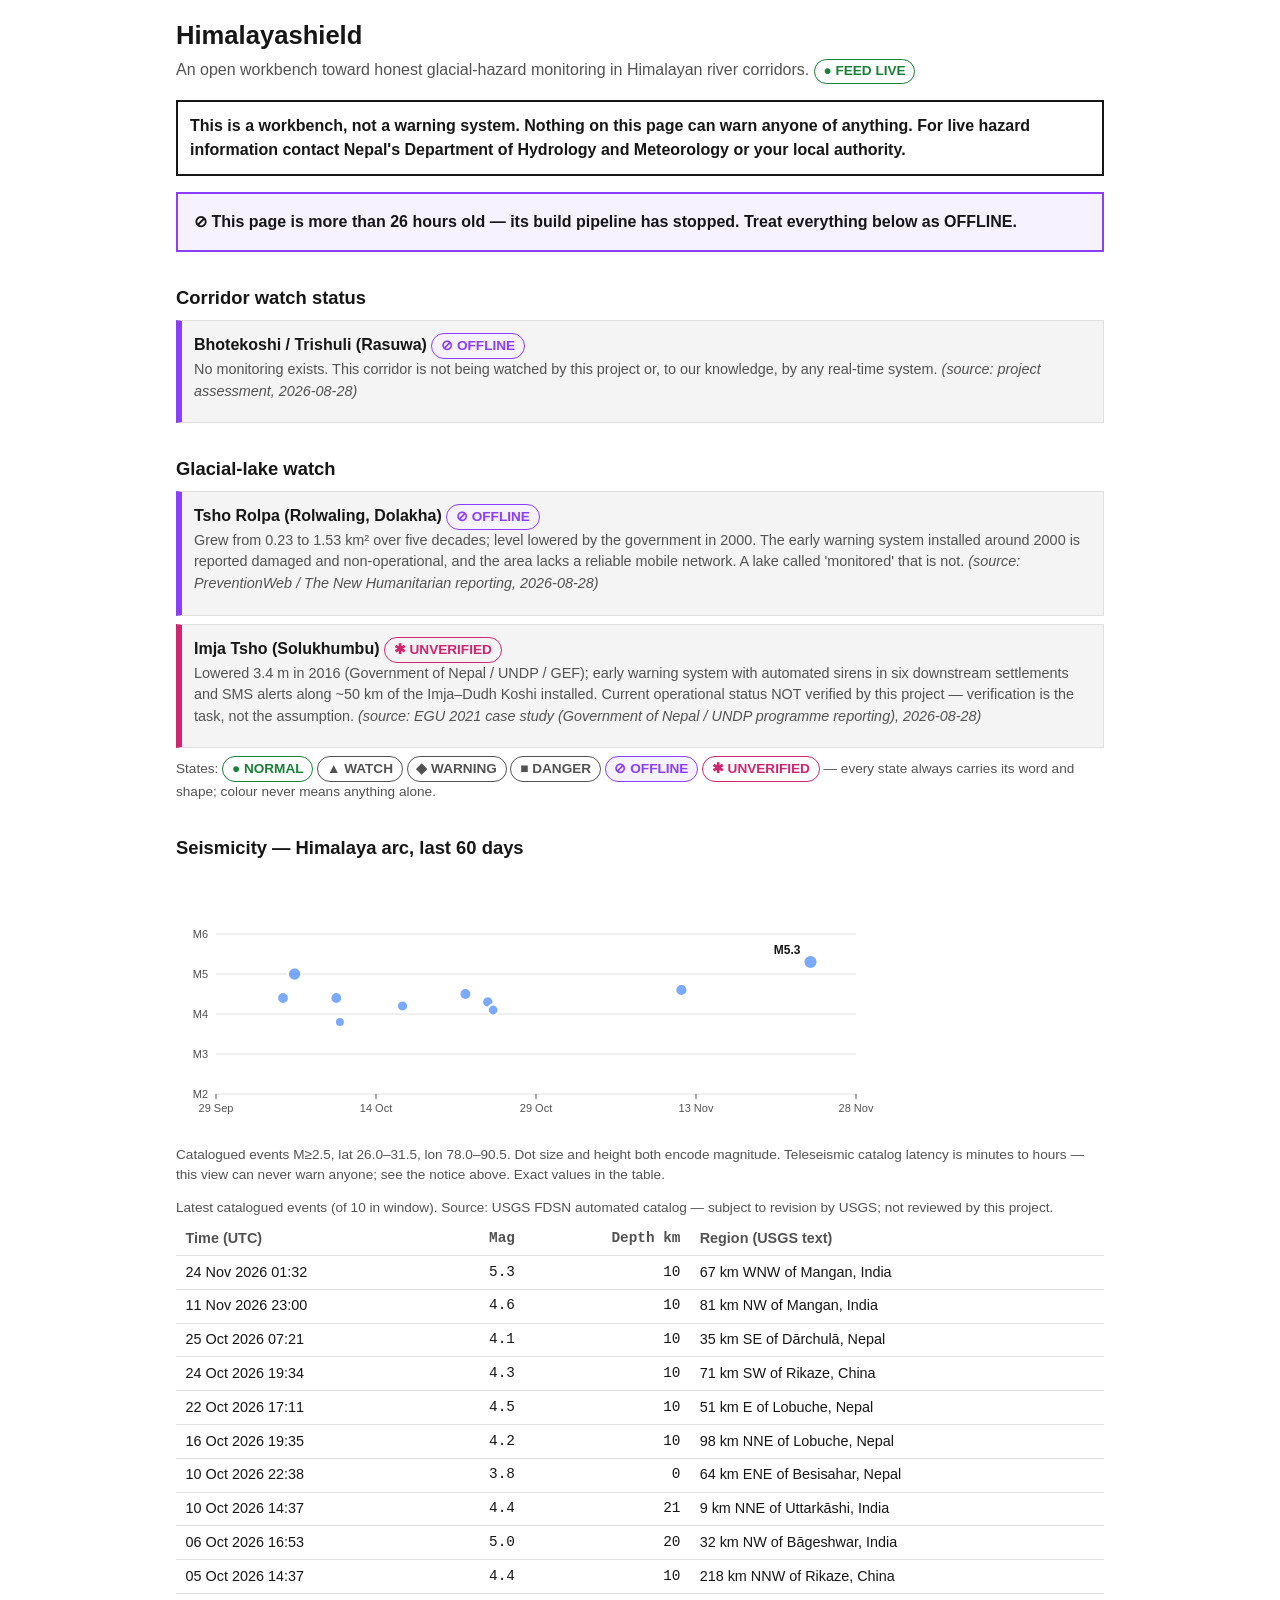
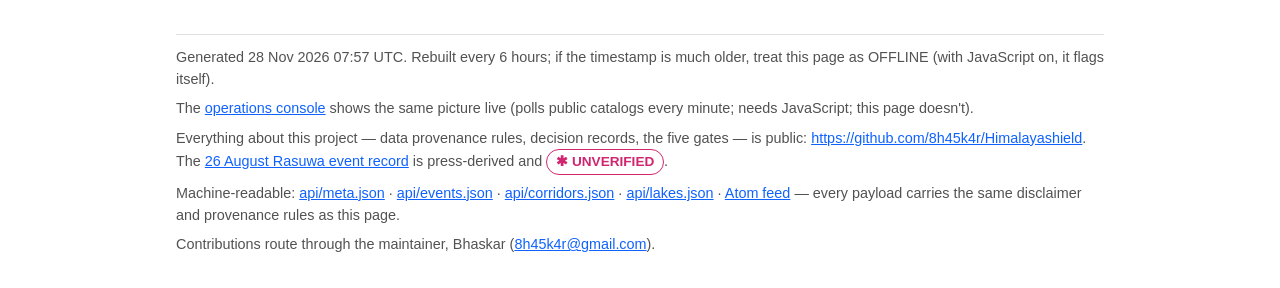
<file: index.html>
<!doctype html>
<html lang="en"><head>
<meta charset="utf-8">
<meta name="viewport" content="width=device-width, initial-scale=1">
<meta name="referrer" content="no-referrer">
<title>Himalayashield — workbench</title>
<style>/*
 * Himalayashield design tokens.
 * Derived from IBM Carbon (v11 palette values); single source of truth for
 * both tiers (see docs/decisions/0002-design-system.md).
 *
 * Rules that are not negotiable:
 *  - `offline` (purple, ADR 0004 — measured, not eyeballed) sits far outside
 *    the amber→orange→red hazard scale: ΔE 34 vs danger red, worst-CVD 32.
 *    "Not watching" must never be readable as "nothing happening" — or as
 *    danger.
 *  - Colour never carries meaning alone: every state gets a label and a
 *    shape. These tokens style states; they do not define them.
 */

:root {
  /* Type — IBM Plex, matching the strategy brief. Real fallbacks always. */
  --font-sans: "IBM Plex Sans", -apple-system, "Segoe UI", Roboto, sans-serif;
  --font-mono: "IBM Plex Mono", "SFMono-Regular", Consolas, monospace;

  /* Spacing — Carbon's 8px-based scale, trimmed */
  --space-01: 0.125rem;
  --space-02: 0.25rem;
  --space-03: 0.5rem;
  --space-04: 0.75rem;
  --space-05: 1rem;
  --space-06: 1.5rem;
  --space-07: 2rem;
  --space-08: 2.5rem;

  /* Surfaces & text (light; Carbon White theme values) */
  --bg: #ffffff;
  --bg-layer: #f4f4f4;
  --text-primary: #161616;
  --text-secondary: #525252;
  --border-subtle: #e0e0e0;
  --link: #0f62fe;
  --focus: #0f62fe;

  /* Hazard scale — amber → orange → red (Carbon yellow/orange/red steps).
   * Escalation only. Never used for equipment or comms state. */
  --hazard-watch: #f1c21b;      /* amber  — elevated, being watched   */
  --hazard-warning: #ff832b;    /* orange — act soon                  */
  --hazard-danger: #da1e28;     /* red    — act now                   */
  --hazard-danger-strong: #a2191f;

  /* Non-hazard states */
  --state-normal: #198038;      /* green   — watched and quiet         */
  --state-offline: #8a3ffc;     /* purple — NOT WATCHING. Measured far from
                                   the hazard hues (ADR 0004).         */
  --state-offline-bg: #f6f2ff;
  --state-unverified: #d02670;  /* magenta — figure not yet custodian-
                                   signed; badge only, never a mark.
                                   See GOVERNANCE.md + ADR 0004.       */

  /* On-colour text */
  --text-on-hazard-danger: #ffffff;
  --text-on-state-offline: #ffffff;
}

/* Dark (Carbon g100-leaning values). System preference… */
@media (prefers-color-scheme: dark) {
  :root:not([data-theme="light"]) {
    --bg: #161616;
    --bg-layer: #262626;
    --text-primary: #f4f4f4;
    --text-secondary: #c6c6c6;
    --border-subtle: #393939;
    --link: #78a9ff;
    --focus: #ffffff;

    --hazard-watch: #f1c21b;
    --hazard-warning: #ff832b;
    --hazard-danger: #fa4d56;
    --hazard-danger-strong: #da1e28;

    --state-normal: #42be65;
    --state-offline: #be95ff;
    --state-offline-bg: #2a2140;
    --state-unverified: #ff7eb6;

    --text-on-hazard-danger: #161616;
    --text-on-state-offline: #161616;
  }
}

/* …and explicit user choice wins in both directions. */
:root[data-theme="dark"] {
  --bg: #161616;
  --bg-layer: #262626;
  --text-primary: #f4f4f4;
  --text-secondary: #c6c6c6;
  --border-subtle: #393939;
  --link: #78a9ff;
  --focus: #ffffff;

  --hazard-watch: #f1c21b;
  --hazard-warning: #ff832b;
  --hazard-danger: #fa4d56;
  --hazard-danger-strong: #da1e28;

  --state-normal: #42be65;
  --state-offline: #be95ff;
  --state-offline-bg: #2a2140;
  --state-unverified: #ff7eb6;

  --text-on-hazard-danger: #161616;
  --text-on-state-offline: #161616;
}

* { box-sizing: border-box; margin: 0; }
body { background: var(--bg); color: var(--text-primary);
  font-family: var(--font-sans); line-height: 1.5; font-size: 1rem; }
main { max-width: 60rem; margin: 0 auto; padding: var(--space-05); }
a { color: var(--link); }
h1 { font-size: 1.6rem; margin-bottom: var(--space-02); }
h2 { font-size: 1.15rem; margin: var(--space-07) 0 var(--space-03); }
p { margin-bottom: var(--space-03); }
.tagline { color: var(--text-secondary); }
.notice { border: 2px solid var(--text-primary); padding: var(--space-04);
  margin: var(--space-05) 0; font-weight: 600; }
.chip { display: inline-block; padding: 0.1rem 0.55rem; border-radius: 1rem;
  font-weight: 700; font-size: 0.85rem; border: 1.5px solid currentColor;
  white-space: nowrap; }
.chip-live { color: var(--state-normal); }
.chip-offline { color: var(--state-offline); background: var(--state-offline-bg); }
.chip-unverified { color: var(--state-unverified); }
.corridor { border: 1px solid var(--border-subtle); border-left: 6px solid
  var(--state-offline); padding: var(--space-04); margin: var(--space-03) 0;
  background: var(--bg-layer); }
.corridor.status-normal { border-left-color: var(--state-normal); }
.corridor.status-unverified { border-left-color: var(--state-unverified); }
.corridor .note { color: var(--text-secondary); font-size: 0.9rem; }
.offline-hero { border: 2px solid var(--state-offline);
  background: var(--state-offline-bg); padding: var(--space-05);
  margin: var(--space-05) 0; }
figure { margin: var(--space-04) 0; }
.scroll { overflow-x: auto; }
figcaption, .meta { color: var(--text-secondary); font-size: 0.85rem;
  margin-top: var(--space-02); }
table { border-collapse: collapse; width: 100%; font-size: 0.9rem; }
caption { text-align: left; color: var(--text-secondary); font-size: 0.85rem;
  margin-bottom: var(--space-02); }
th, td { text-align: left; padding: 0.35rem 0.6rem;
  border-bottom: 1px solid var(--border-subtle); white-space: nowrap; }
th { color: var(--text-secondary); font-weight: 600; }
td.num, th.num { text-align: right; font-family: var(--font-mono); }
footer { margin: var(--space-08) 0 var(--space-05);
  border-top: 1px solid var(--border-subtle); padding-top: var(--space-04);
  color: var(--text-secondary); font-size: 0.9rem; }
#stale-banner { display: none; }
body.stale #stale-banner { display: block; }
svg text { font-family: var(--font-sans); }
</style>
</head>
<body data-generated="2026-11-28T07:57:40Z">
<main>
<h1>Himalayashield</h1>
<p class="tagline">An open workbench toward honest glacial-hazard monitoring
in Himalayan river corridors. <span class="chip chip-live">● FEED LIVE</span></p>
<div class="notice">This is a workbench, not a warning system. Nothing on
this page can warn anyone of anything. For live hazard information contact
Nepal's Department of Hydrology and Meteorology or your local authority.</div>
<div class="notice offline-hero" id="stale-banner">⊘ This page is more than
26 hours old — its build pipeline has stopped. Treat everything
below as OFFLINE.</div>
<h2>Corridor watch status</h2>
<div class="corridor status-offline"><strong>Bhotekoshi / Trishuli (Rasuwa)</strong> <span class="chip chip-offline">⊘ OFFLINE</span><p class="note">No monitoring exists. This corridor is not being watched by this project or, to our knowledge, by any real-time system. <em>(source: project assessment, 2026-08-28)</em></p></div>
<h2>Glacial-lake watch</h2>
<div class="corridor status-offline"><strong>Tsho Rolpa (Rolwaling, Dolakha)</strong> <span class="chip chip-offline">⊘ OFFLINE</span><p class="note">Grew from 0.23 to 1.53 km² over five decades; level lowered by the government in 2000. The early warning system installed around 2000 is reported damaged and non-operational, and the area lacks a reliable mobile network. A lake called &#x27;monitored&#x27; that is not. <em>(source: PreventionWeb / The New Humanitarian reporting, 2026-08-28)</em></p></div><div class="corridor status-unverified"><strong>Imja Tsho (Solukhumbu)</strong> <span class="chip chip-unverified">✱ UNVERIFIED</span><p class="note">Lowered 3.4 m in 2016 (Government of Nepal / UNDP / GEF); early warning system with automated sirens in six downstream settlements and SMS alerts along ~50 km of the Imja–Dudh Koshi installed. Current operational status NOT verified by this project — verification is the task, not the assumption. <em>(source: EGU 2021 case study (Government of Nepal / UNDP programme reporting), 2026-08-28)</em></p></div>
<p class="meta">States: <span class="chip chip-live">● NORMAL</span>
<span class="chip">▲ WATCH</span> <span class="chip">◆ WARNING</span>
<span class="chip">■ DANGER</span>
<span class="chip chip-offline">⊘ OFFLINE</span>
<span class="chip chip-unverified">✱ UNVERIFIED</span> — every state always
carries its word and shape; colour never means anything alone.</p>

<h2>Seismicity — Himalaya arc, last 60 days</h2>
<figure><div class="scroll"><svg viewBox="0 0 720 260" role="img" width="720" aria-label="Magnitude of catalogued events over the last 60 days"><line x1="40" y1="220.0" x2="680" y2="220.0" stroke="var(--border-subtle)" stroke-width="1"/><text x="32" y="224.0" text-anchor="end" font-size="11" fill="var(--text-secondary)">M2</text><line x1="40" y1="180.0" x2="680" y2="180.0" stroke="var(--border-subtle)" stroke-width="1"/><text x="32" y="184.0" text-anchor="end" font-size="11" fill="var(--text-secondary)">M3</text><line x1="40" y1="140.0" x2="680" y2="140.0" stroke="var(--border-subtle)" stroke-width="1"/><text x="32" y="144.0" text-anchor="end" font-size="11" fill="var(--text-secondary)">M4</text><line x1="40" y1="100.0" x2="680" y2="100.0" stroke="var(--border-subtle)" stroke-width="1"/><text x="32" y="104.0" text-anchor="end" font-size="11" fill="var(--text-secondary)">M5</text><line x1="40" y1="60.0" x2="680" y2="60.0" stroke="var(--border-subtle)" stroke-width="1"/><text x="32" y="64.0" text-anchor="end" font-size="11" fill="var(--text-secondary)">M6</text><line x1="40.0" y1="220" x2="40.0" y2="225" stroke="var(--text-secondary)" stroke-width="1"/><text x="40.0" y="238" text-anchor="middle" font-size="11" fill="var(--text-secondary)">29 Sep</text><line x1="200.0" y1="220" x2="200.0" y2="225" stroke="var(--text-secondary)" stroke-width="1"/><text x="200.0" y="238" text-anchor="middle" font-size="11" fill="var(--text-secondary)">14 Oct</text><line x1="360.0" y1="220" x2="360.0" y2="225" stroke="var(--text-secondary)" stroke-width="1"/><text x="360.0" y="238" text-anchor="middle" font-size="11" fill="var(--text-secondary)">29 Oct</text><line x1="520.0" y1="220" x2="520.0" y2="225" stroke="var(--text-secondary)" stroke-width="1"/><text x="520.0" y="238" text-anchor="middle" font-size="11" fill="var(--text-secondary)">13 Nov</text><line x1="680.0" y1="220" x2="680.0" y2="225" stroke="var(--text-secondary)" stroke-width="1"/><text x="680.0" y="238" text-anchor="middle" font-size="11" fill="var(--text-secondary)">28 Nov</text><circle cx="107.0" cy="124.0" r="5.9" fill="var(--link)" fill-opacity="0.55" stroke="var(--bg)" stroke-width="2"><title>M4.4 — 218 km NNW of Rikaze, China — 05 Oct 2026 14:37 UTC</title></circle><circle cx="118.6" cy="100.0" r="6.7" fill="var(--link)" fill-opacity="0.55" stroke="var(--bg)" stroke-width="2"><title>M5.0 — 32 km NW of Bāgeshwar, India — 06 Oct 2026 16:53 UTC</title></circle><circle cx="160.3" cy="124.0" r="5.9" fill="var(--link)" fill-opacity="0.55" stroke="var(--bg)" stroke-width="2"><title>M4.4 — 9 km NNE of Uttarkāshi, India — 10 Oct 2026 14:37 UTC</title></circle><circle cx="163.9" cy="148.0" r="5.0" fill="var(--link)" fill-opacity="0.55" stroke="var(--bg)" stroke-width="2"><title>M3.8 — 64 km ENE of Besisahar, Nepal — 10 Oct 2026 22:38 UTC</title></circle><circle cx="226.5" cy="132.0" r="5.6" fill="var(--link)" fill-opacity="0.55" stroke="var(--bg)" stroke-width="2"><title>M4.2 — 98 km NNE of Lobuche, Nepal — 16 Oct 2026 19:35 UTC</title></circle><circle cx="289.4" cy="120.0" r="6.0" fill="var(--link)" fill-opacity="0.55" stroke="var(--bg)" stroke-width="2"><title>M4.5 — 51 km E of Lobuche, Nepal — 22 Oct 2026 17:11 UTC</title></circle><circle cx="311.8" cy="128.0" r="5.7" fill="var(--link)" fill-opacity="0.55" stroke="var(--bg)" stroke-width="2"><title>M4.3 — 71 km SW of Rikaze, China — 24 Oct 2026 19:34 UTC</title></circle><circle cx="317.1" cy="136.0" r="5.4" fill="var(--link)" fill-opacity="0.55" stroke="var(--bg)" stroke-width="2"><title>M4.1 — 35 km SE of Dārchulā, Nepal — 25 Oct 2026 07:21 UTC</title></circle><circle cx="505.4" cy="116.0" r="6.1" fill="var(--link)" fill-opacity="0.55" stroke="var(--bg)" stroke-width="2"><title>M4.6 — 81 km NW of Mangan, India — 11 Nov 2026 23:00 UTC</title></circle><circle cx="634.5" cy="88.0" r="7.1" fill="var(--link)" fill-opacity="0.55" stroke="var(--bg)" stroke-width="2"><title>M5.3 — 67 km WNW of Mangan, India — 24 Nov 2026 01:32 UTC</title></circle><text x="624.5" y="80.0" text-anchor="end" font-size="12" font-weight="600" fill="var(--text-primary)">M5.3</text></svg></div>
<figcaption>Catalogued events M≥2.5, lat 26.0–31.5,
lon 78.0–90.5. Dot size and height both encode
magnitude. Teleseismic catalog latency is minutes to hours — this view can
never warn anyone; see the notice above. Exact values in the table.</figcaption>
</figure>
<div class="scroll"><table><caption>Latest catalogued events (of 10 in window). Source: USGS FDSN automated catalog — subject to revision by USGS; not reviewed by this project.</caption><thead><tr><th>Time (UTC)</th><th class=num>Mag</th><th class=num>Depth km</th><th>Region (USGS text)</th></tr></thead><tbody><tr><td>24 Nov 2026 01:32</td><td class=num>5.3</td><td class=num>10</td><td>67 km WNW of Mangan, India</td></tr><tr><td>11 Nov 2026 23:00</td><td class=num>4.6</td><td class=num>10</td><td>81 km NW of Mangan, India</td></tr><tr><td>25 Oct 2026 07:21</td><td class=num>4.1</td><td class=num>10</td><td>35 km SE of Dārchulā, Nepal</td></tr><tr><td>24 Oct 2026 19:34</td><td class=num>4.3</td><td class=num>10</td><td>71 km SW of Rikaze, China</td></tr><tr><td>22 Oct 2026 17:11</td><td class=num>4.5</td><td class=num>10</td><td>51 km E of Lobuche, Nepal</td></tr><tr><td>16 Oct 2026 19:35</td><td class=num>4.2</td><td class=num>10</td><td>98 km NNE of Lobuche, Nepal</td></tr><tr><td>10 Oct 2026 22:38</td><td class=num>3.8</td><td class=num>0</td><td>64 km ENE of Besisahar, Nepal</td></tr><tr><td>10 Oct 2026 14:37</td><td class=num>4.4</td><td class=num>21</td><td>9 km NNE of Uttarkāshi, India</td></tr><tr><td>06 Oct 2026 16:53</td><td class=num>5.0</td><td class=num>20</td><td>32 km NW of Bāgeshwar, India</td></tr><tr><td>05 Oct 2026 14:37</td><td class=num>4.4</td><td class=num>10</td><td>218 km NNW of Rikaze, China</td></tr></tbody></table></div>
<footer>
<p>Generated 28 Nov 2026 07:57 UTC. Rebuilt every 6 hours; if the timestamp is much
older, treat this page as OFFLINE (with JavaScript on, it flags itself).</p>
<p>The <a href="console/">operations console</a> shows the same picture
live (polls public catalogs every minute; needs JavaScript; this page
doesn't).</p>
<p>Everything about this project — data provenance rules, decision records,
the five gates — is public: <a href="https://github.com/8h45k4r/Himalayashield">https://github.com/8h45k4r/Himalayashield</a>.
The <a href="events/2026-08-26-rasuwa/">26 August Rasuwa event record</a>
is press-derived and
<span class="chip chip-unverified">✱ UNVERIFIED</span>.</p>
<p>Machine-readable: <a href="api/meta.json">api/meta.json</a> ·
<a href="api/events.json">api/events.json</a> ·
<a href="api/corridors.json">api/corridors.json</a> ·
<a href="api/lakes.json">api/lakes.json</a> ·
<a href="feed.xml">Atom feed</a> — every payload carries the same
disclaimer and provenance rules as this page.</p>
<p>Contributions route through the maintainer, Bhaskar
(<a href="mailto:8h45k4r@gmail.com">8h45k4r@gmail.com</a>).</p>
</footer>
</main>
<script>(function(){try{var g=document.body.getAttribute("data-generated");if(g&&Date.now()-Date.parse(g)>26*3600*1000){document.body.className+=" stale";}}catch(e){}})();</script>
</body></html>
</file>
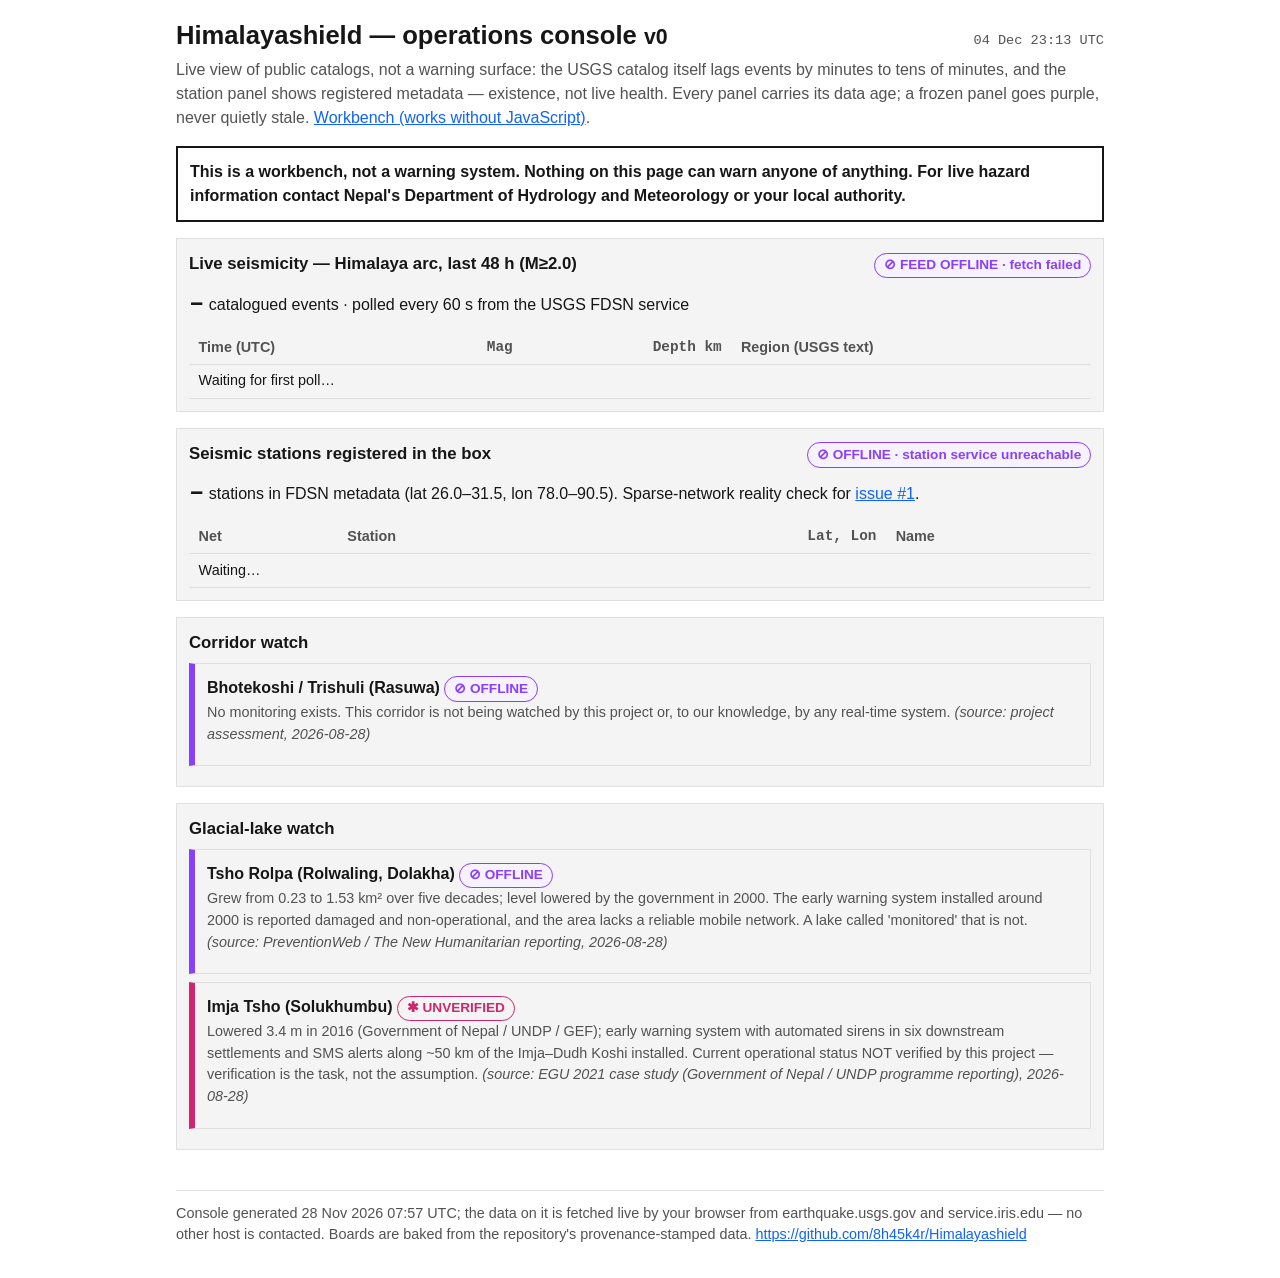
<file: console/index.html>
<!doctype html>
<html lang="en"><head>
<meta charset="utf-8">
<meta name="viewport" content="width=device-width, initial-scale=1">
<meta name="referrer" content="no-referrer">
<title>Himalayashield — operations console</title>
<style>/*
 * Himalayashield design tokens.
 * Derived from IBM Carbon (v11 palette values); single source of truth for
 * both tiers (see docs/decisions/0002-design-system.md).
 *
 * Rules that are not negotiable:
 *  - `offline` (purple, ADR 0004 — measured, not eyeballed) sits far outside
 *    the amber→orange→red hazard scale: ΔE 34 vs danger red, worst-CVD 32.
 *    "Not watching" must never be readable as "nothing happening" — or as
 *    danger.
 *  - Colour never carries meaning alone: every state gets a label and a
 *    shape. These tokens style states; they do not define them.
 */

:root {
  /* Type — IBM Plex, matching the strategy brief. Real fallbacks always. */
  --font-sans: "IBM Plex Sans", -apple-system, "Segoe UI", Roboto, sans-serif;
  --font-mono: "IBM Plex Mono", "SFMono-Regular", Consolas, monospace;

  /* Spacing — Carbon's 8px-based scale, trimmed */
  --space-01: 0.125rem;
  --space-02: 0.25rem;
  --space-03: 0.5rem;
  --space-04: 0.75rem;
  --space-05: 1rem;
  --space-06: 1.5rem;
  --space-07: 2rem;
  --space-08: 2.5rem;

  /* Surfaces & text (light; Carbon White theme values) */
  --bg: #ffffff;
  --bg-layer: #f4f4f4;
  --text-primary: #161616;
  --text-secondary: #525252;
  --border-subtle: #e0e0e0;
  --link: #0f62fe;
  --focus: #0f62fe;

  /* Hazard scale — amber → orange → red (Carbon yellow/orange/red steps).
   * Escalation only. Never used for equipment or comms state. */
  --hazard-watch: #f1c21b;      /* amber  — elevated, being watched   */
  --hazard-warning: #ff832b;    /* orange — act soon                  */
  --hazard-danger: #da1e28;     /* red    — act now                   */
  --hazard-danger-strong: #a2191f;

  /* Non-hazard states */
  --state-normal: #198038;      /* green   — watched and quiet         */
  --state-offline: #8a3ffc;     /* purple — NOT WATCHING. Measured far from
                                   the hazard hues (ADR 0004).         */
  --state-offline-bg: #f6f2ff;
  --state-unverified: #d02670;  /* magenta — figure not yet custodian-
                                   signed; badge only, never a mark.
                                   See GOVERNANCE.md + ADR 0004.       */

  /* On-colour text */
  --text-on-hazard-danger: #ffffff;
  --text-on-state-offline: #ffffff;
}

/* Dark (Carbon g100-leaning values). System preference… */
@media (prefers-color-scheme: dark) {
  :root:not([data-theme="light"]) {
    --bg: #161616;
    --bg-layer: #262626;
    --text-primary: #f4f4f4;
    --text-secondary: #c6c6c6;
    --border-subtle: #393939;
    --link: #78a9ff;
    --focus: #ffffff;

    --hazard-watch: #f1c21b;
    --hazard-warning: #ff832b;
    --hazard-danger: #fa4d56;
    --hazard-danger-strong: #da1e28;

    --state-normal: #42be65;
    --state-offline: #be95ff;
    --state-offline-bg: #2a2140;
    --state-unverified: #ff7eb6;

    --text-on-hazard-danger: #161616;
    --text-on-state-offline: #161616;
  }
}

/* …and explicit user choice wins in both directions. */
:root[data-theme="dark"] {
  --bg: #161616;
  --bg-layer: #262626;
  --text-primary: #f4f4f4;
  --text-secondary: #c6c6c6;
  --border-subtle: #393939;
  --link: #78a9ff;
  --focus: #ffffff;

  --hazard-watch: #f1c21b;
  --hazard-warning: #ff832b;
  --hazard-danger: #fa4d56;
  --hazard-danger-strong: #da1e28;

  --state-normal: #42be65;
  --state-offline: #be95ff;
  --state-offline-bg: #2a2140;
  --state-unverified: #ff7eb6;

  --text-on-hazard-danger: #161616;
  --text-on-state-offline: #161616;
}

* { box-sizing: border-box; margin: 0; }
body { background: var(--bg); color: var(--text-primary);
  font-family: var(--font-sans); line-height: 1.5; font-size: 1rem; }
main { max-width: 60rem; margin: 0 auto; padding: var(--space-05); }
a { color: var(--link); }
h1 { font-size: 1.6rem; margin-bottom: var(--space-02); }
h2 { font-size: 1.15rem; margin: var(--space-07) 0 var(--space-03); }
p { margin-bottom: var(--space-03); }
.tagline { color: var(--text-secondary); }
.notice { border: 2px solid var(--text-primary); padding: var(--space-04);
  margin: var(--space-05) 0; font-weight: 600; }
.chip { display: inline-block; padding: 0.1rem 0.55rem; border-radius: 1rem;
  font-weight: 700; font-size: 0.85rem; border: 1.5px solid currentColor;
  white-space: nowrap; }
.chip-live { color: var(--state-normal); }
.chip-offline { color: var(--state-offline); background: var(--state-offline-bg); }
.chip-unverified { color: var(--state-unverified); }
.corridor { border: 1px solid var(--border-subtle); border-left: 6px solid
  var(--state-offline); padding: var(--space-04); margin: var(--space-03) 0;
  background: var(--bg-layer); }
.corridor.status-normal { border-left-color: var(--state-normal); }
.corridor.status-unverified { border-left-color: var(--state-unverified); }
.corridor .note { color: var(--text-secondary); font-size: 0.9rem; }
.offline-hero { border: 2px solid var(--state-offline);
  background: var(--state-offline-bg); padding: var(--space-05);
  margin: var(--space-05) 0; }
figure { margin: var(--space-04) 0; }
.scroll { overflow-x: auto; }
figcaption, .meta { color: var(--text-secondary); font-size: 0.85rem;
  margin-top: var(--space-02); }
table { border-collapse: collapse; width: 100%; font-size: 0.9rem; }
caption { text-align: left; color: var(--text-secondary); font-size: 0.85rem;
  margin-bottom: var(--space-02); }
th, td { text-align: left; padding: 0.35rem 0.6rem;
  border-bottom: 1px solid var(--border-subtle); white-space: nowrap; }
th { color: var(--text-secondary); font-weight: 600; }
td.num, th.num { text-align: right; font-family: var(--font-mono); }
footer { margin: var(--space-08) 0 var(--space-05);
  border-top: 1px solid var(--border-subtle); padding-top: var(--space-04);
  color: var(--text-secondary); font-size: 0.9rem; }
#stale-banner { display: none; }
body.stale #stale-banner { display: block; }
svg text { font-family: var(--font-sans); }

.panels { display: grid; grid-template-columns: 1fr; gap: var(--space-05); }
.panel { border: 1px solid var(--border-subtle); background: var(--bg-layer);
  padding: var(--space-04); }
.panel h2 { margin: 0 0 var(--space-03); font-size: 1.05rem; }
.panel .stat { font-family: var(--font-mono); font-size: 1.6rem;
  font-weight: 600; }
.panel-head { display: flex; justify-content: space-between; gap: var(--space-03);
  align-items: baseline; flex-wrap: wrap; }
#clock { color: var(--text-secondary); font-family: var(--font-mono);
  font-size: 0.85rem; }
</style>
</head>
<body>
<main>
<div class="panel-head"><h1>Himalayashield — operations console <small>v0</small></h1>
<span id="clock"></span></div>
<p class="tagline">Live view of public catalogs, not a warning surface: the USGS catalog itself lags events by minutes to tens of minutes, and the station panel shows registered metadata — existence, not live health. Every panel carries its data age; a frozen panel goes purple, never quietly stale. <a href="../">Workbench (works without
JavaScript)</a>.</p>
<div class="notice">This is a workbench, not a warning system. Nothing on
this page can warn anyone of anything. For live hazard information contact
Nepal's Department of Hydrology and Meteorology or your local authority.</div>
<noscript><div class="notice offline-hero">⊘ The console needs JavaScript
for live polling. Use the <a href="../">workbench page</a> instead — it
works without it.</div></noscript>
<div class="panels">
<section class="panel"><div class="panel-head">
<h2>Live seismicity — Himalaya arc, last 48 h (M≥2.0)</h2>
<span id="feed-chip" class="chip chip-offline">⊘ CONNECTING…</span></div>
<p><span class="stat" id="event-count">–</span> catalogued events ·
polled every 60 s from the USGS FDSN service</p>
<div class="scroll" id="chart"></div>
<div class="scroll"><table>
<thead><tr><th>Time (UTC)</th><th class=num>Mag</th>
<th class=num>Depth km</th><th>Region (USGS text)</th></tr></thead>
<tbody id="events-body"><tr><td colspan="4">Waiting for first poll…</td></tr></tbody>
</table></div></section>
<section class="panel"><div class="panel-head">
<h2>Seismic stations registered in the box</h2>
<span id="station-chip" class="chip chip-offline">⊘ CONNECTING…</span></div>
<p><span class="stat" id="station-count">–</span> stations in FDSN metadata
(lat 26.0–31.5, lon 78.0–90.5).
Sparse-network reality check for
<a href="https://github.com/8h45k4r/Himalayashield/issues/1">issue #1</a>.</p>
<div class="scroll"><table>
<thead><tr><th>Net</th><th>Station</th><th class=num>Lat, Lon</th><th>Name</th></tr></thead>
<tbody id="stations-body"><tr><td colspan="4">Waiting…</td></tr></tbody>
</table></div></section>
<section class="panel"><h2>Corridor watch</h2><div class="corridor status-offline"><strong>Bhotekoshi / Trishuli (Rasuwa)</strong> <span class="chip chip-offline">⊘ OFFLINE</span><p class="note">No monitoring exists. This corridor is not being watched by this project or, to our knowledge, by any real-time system. <em>(source: project assessment, 2026-08-28)</em></p></div></section>
<section class="panel"><h2>Glacial-lake watch</h2><div class="corridor status-offline"><strong>Tsho Rolpa (Rolwaling, Dolakha)</strong> <span class="chip chip-offline">⊘ OFFLINE</span><p class="note">Grew from 0.23 to 1.53 km² over five decades; level lowered by the government in 2000. The early warning system installed around 2000 is reported damaged and non-operational, and the area lacks a reliable mobile network. A lake called &#x27;monitored&#x27; that is not. <em>(source: PreventionWeb / The New Humanitarian reporting, 2026-08-28)</em></p></div><div class="corridor status-unverified"><strong>Imja Tsho (Solukhumbu)</strong> <span class="chip chip-unverified">✱ UNVERIFIED</span><p class="note">Lowered 3.4 m in 2016 (Government of Nepal / UNDP / GEF); early warning system with automated sirens in six downstream settlements and SMS alerts along ~50 km of the Imja–Dudh Koshi installed. Current operational status NOT verified by this project — verification is the task, not the assumption. <em>(source: EGU 2021 case study (Government of Nepal / UNDP programme reporting), 2026-08-28)</em></p></div></section>
</div>
<footer>
<p>Console generated 28 Nov 2026 07:57 UTC; the data on
it is fetched live by your browser from earthquake.usgs.gov and
service.iris.edu — no other host is contacted. Boards are baked from the
repository's provenance-stamped data. <a href="https://github.com/8h45k4r/Himalayashield">https://github.com/8h45k4r/Himalayashield</a></p>
</footer>
</main>
<script>/* Himalayashield operations console v0 (ADR 0005).
 * Dependency-free live polling of public FDSN services. Hard rule: a frozen
 * panel must never look live — every panel carries a data-age stamp and
 * flips to the purple OFFLINE state on failure or staleness.
 */
"use strict";
(function () {
  var BBOX = { minlatitude: 26.0, maxlatitude: 31.5,
               minlongitude: 78.0, maxlongitude: 90.5 };
  var USGS = "https://earthquake.usgs.gov/fdsnws/event/1/query";
  var IRIS = "https://service.iris.edu/fdsnws/station/1/query";
  var POLL_MS = 60000, STALE_MS = 5 * 60000, WINDOW_H = 48, MIN_MAG = 2.0;

  var lastOk = null, events = [];

  function $(id) { return document.getElementById(id); }
  function esc(s) {
    return String(s).replace(/[&<>"]/g, function (c) {
      return { "&": "&amp;", "<": "&lt;", ">": "&gt;", '"': "&quot;" }[c];
    });
  }
  function pad(n) { return (n < 10 ? "0" : "") + n; }
  function utc(d) {
    return pad(d.getUTCDate()) + " " +
      ["Jan","Feb","Mar","Apr","May","Jun","Jul","Aug","Sep","Oct","Nov","Dec"][d.getUTCMonth()] +
      " " + pad(d.getUTCHours()) + ":" + pad(d.getUTCMinutes()) + " UTC";
  }
  function ageText(ms) {
    if (ms < 90000) return Math.round(ms / 1000) + " s";
    if (ms < 5400000) return Math.round(ms / 60000) + " min";
    return (ms / 3600000).toFixed(1) + " h";
  }

  function setFeedState(state, ageMs) {
    var chip = $("feed-chip");
    if (state === "live") {
      chip.className = "chip chip-live";
      chip.textContent = "● LIVE · data age " + ageText(ageMs);
    } else if (state === "stale") {
      chip.className = "chip chip-offline";
      chip.textContent = "⊘ STALE · last data " + ageText(ageMs) + " ago";
    } else {
      chip.className = "chip chip-offline";
      chip.textContent = "⊘ FEED OFFLINE · fetch failed";
    }
  }

  function drawChart() {
    var w = 720, h = 220, pad_ = 40;
    var now = Date.now(), start = now - WINDOW_H * 3600000;
    var lo = MIN_MAG, hi = 6.0;
    for (var i = 0; i < events.length; i++) {
      if (events[i].mag + 0.5 > hi) hi = events[i].mag + 0.5;
    }
    function X(t) { return pad_ + (t - start) / (now - start) * (w - 2 * pad_); }
    function Y(m) { return h - pad_ - (m - lo) / (hi - lo) * (h - 2 * pad_); }
    var s = [];
    var m = Math.ceil(lo);
    for (; m <= hi; m++) {
      var y = Y(m).toFixed(1);
      s.push('<line x1="' + pad_ + '" y1="' + y + '" x2="' + (w - pad_) +
        '" y2="' + y + '" stroke="var(--border-subtle)" stroke-width="1"/>');
      s.push('<text x="' + (pad_ - 8) + '" y="' + (+y + 4) +
        '" text-anchor="end" font-size="11" fill="var(--text-secondary)">M' + m + "</text>");
    }
    for (var hrs = 0; hrs <= WINDOW_H; hrs += 12) {
      var t = start + hrs * 3600000, x = X(t).toFixed(1);
      var d = new Date(t);
      s.push('<line x1="' + x + '" y1="' + (h - pad_) + '" x2="' + x + '" y2="' +
        (h - pad_ + 5) + '" stroke="var(--text-secondary)" stroke-width="1"/>');
      s.push('<text x="' + x + '" y="' + (h - pad_ + 18) +
        '" text-anchor="middle" font-size="11" fill="var(--text-secondary)">' +
        pad(d.getUTCDate()) + "/" + pad(d.getUTCMonth() + 1) + " " +
        pad(d.getUTCHours()) + "h</text>");
    }
    for (i = 0; i < events.length; i++) {
      var e = events[i];
      var r = (2.5 + (e.mag - lo) * 1.4).toFixed(1);
      s.push('<circle cx="' + X(e.time).toFixed(1) + '" cy="' + Y(e.mag).toFixed(1) +
        '" r="' + r + '" fill="var(--link)" fill-opacity="0.55" ' +
        'stroke="var(--bg)" stroke-width="2"><title>' +
        esc("M" + e.mag.toFixed(1) + " — " + e.place + " — " + utc(new Date(e.time))) +
        "</title></circle>");
    }
    $("chart").innerHTML =
      '<svg viewBox="0 0 ' + w + " " + h + '" width="' + w + '" role="img" ' +
      'aria-label="Catalogued events, last ' + WINDOW_H + ' hours">' + s.join("") + "</svg>";
  }

  function renderTable() {
    var rows = [];
    for (var i = events.length - 1; i >= 0 && rows.length < 15; i--) {
      var e = events[i];
      rows.push("<tr><td>" + utc(new Date(e.time)) + '</td><td class="num">' +
        e.mag.toFixed(1) + '</td><td class="num">' +
        (e.depth == null ? "—" : e.depth.toFixed(0)) + "</td><td>" +
        esc(e.place) + "</td></tr>");
    }
    $("events-body").innerHTML = rows.join("") ||
      '<tr><td colspan="4">No catalogued events M≥' + MIN_MAG +
      " in the last " + WINDOW_H + " hours.</td></tr>";
    $("event-count").textContent = String(events.length);
  }

  function poll() {
    var startIso = new Date(Date.now() - WINDOW_H * 3600000)
      .toISOString().slice(0, 19);
    var url = USGS + "?format=geojson&orderby=time-asc&minmagnitude=" + MIN_MAG +
      "&starttime=" + startIso +
      "&minlatitude=" + BBOX.minlatitude + "&maxlatitude=" + BBOX.maxlatitude +
      "&minlongitude=" + BBOX.minlongitude + "&maxlongitude=" + BBOX.maxlongitude;
    fetch(url, { cache: "no-store" }).then(function (r) {
      if (!r.ok) throw new Error("HTTP " + r.status);
      return r.json();
    }).then(function (gj) {
      events = [];
      var feats = gj.features || [];
      for (var i = 0; i < feats.length; i++) {
        var p = feats[i].properties || {};
        var g = (feats[i].geometry || {}).coordinates || [];
        if (p.mag == null || p.time == null) continue;
        events.push({ time: +p.time, mag: +p.mag,
          depth: g.length > 2 && g[2] != null ? +g[2] : null,
          place: String(p.place || "unknown location") });
      }
      lastOk = Date.now();
      drawChart();
      renderTable();
    }).catch(function () {
      if (lastOk === null) setFeedState("offline");
    });
  }

  function loadStations() {
    var url = IRIS + "?format=text&level=station&endafter=" +
      new Date().toISOString().slice(0, 10) +
      "&minlatitude=" + BBOX.minlatitude + "&maxlatitude=" + BBOX.maxlatitude +
      "&minlongitude=" + BBOX.minlongitude + "&maxlongitude=" + BBOX.maxlongitude;
    fetch(url).then(function (r) {
      if (!r.ok) throw new Error("HTTP " + r.status);
      return r.text();
    }).then(function (txt) {
      var lines = txt.split("\n"), rows = [];
      for (var i = 0; i < lines.length; i++) {
        if (!lines[i] || lines[i].charAt(0) === "#") continue;
        var f = lines[i].split("|");
        if (f.length < 4) continue;
        rows.push("<tr><td>" + esc(f[0]) + "</td><td>" + esc(f[1]) +
          '</td><td class="num">' + esc((+f[2]).toFixed(2)) + ", " +
          esc((+f[3]).toFixed(2)) + "</td><td>" + esc(f[5] || "") + "</td></tr>");
      }
      $("station-count").textContent = String(rows.length);
      $("stations-body").innerHTML = rows.join("") ||
        '<tr><td colspan="4">None registered in the box.</td></tr>';
      var chip = $("station-chip");
      chip.className = "chip chip-unverified";
      chip.textContent = "✱ METADATA ONLY · existence, not live health";
    }).catch(function () {
      var chip = $("station-chip");
      chip.className = "chip chip-offline";
      chip.textContent = "⊘ OFFLINE · station service unreachable";
    });
  }

  function tick() {
    if (lastOk !== null) {
      var age = Date.now() - lastOk;
      setFeedState(age > STALE_MS ? "stale" : "live", age);
    }
    $("clock").textContent = utc(new Date());
  }

  poll();
  loadStations();
  setInterval(poll, POLL_MS);
  setInterval(tick, 1000);
  tick();
})();
</script>
</body></html>
</file>
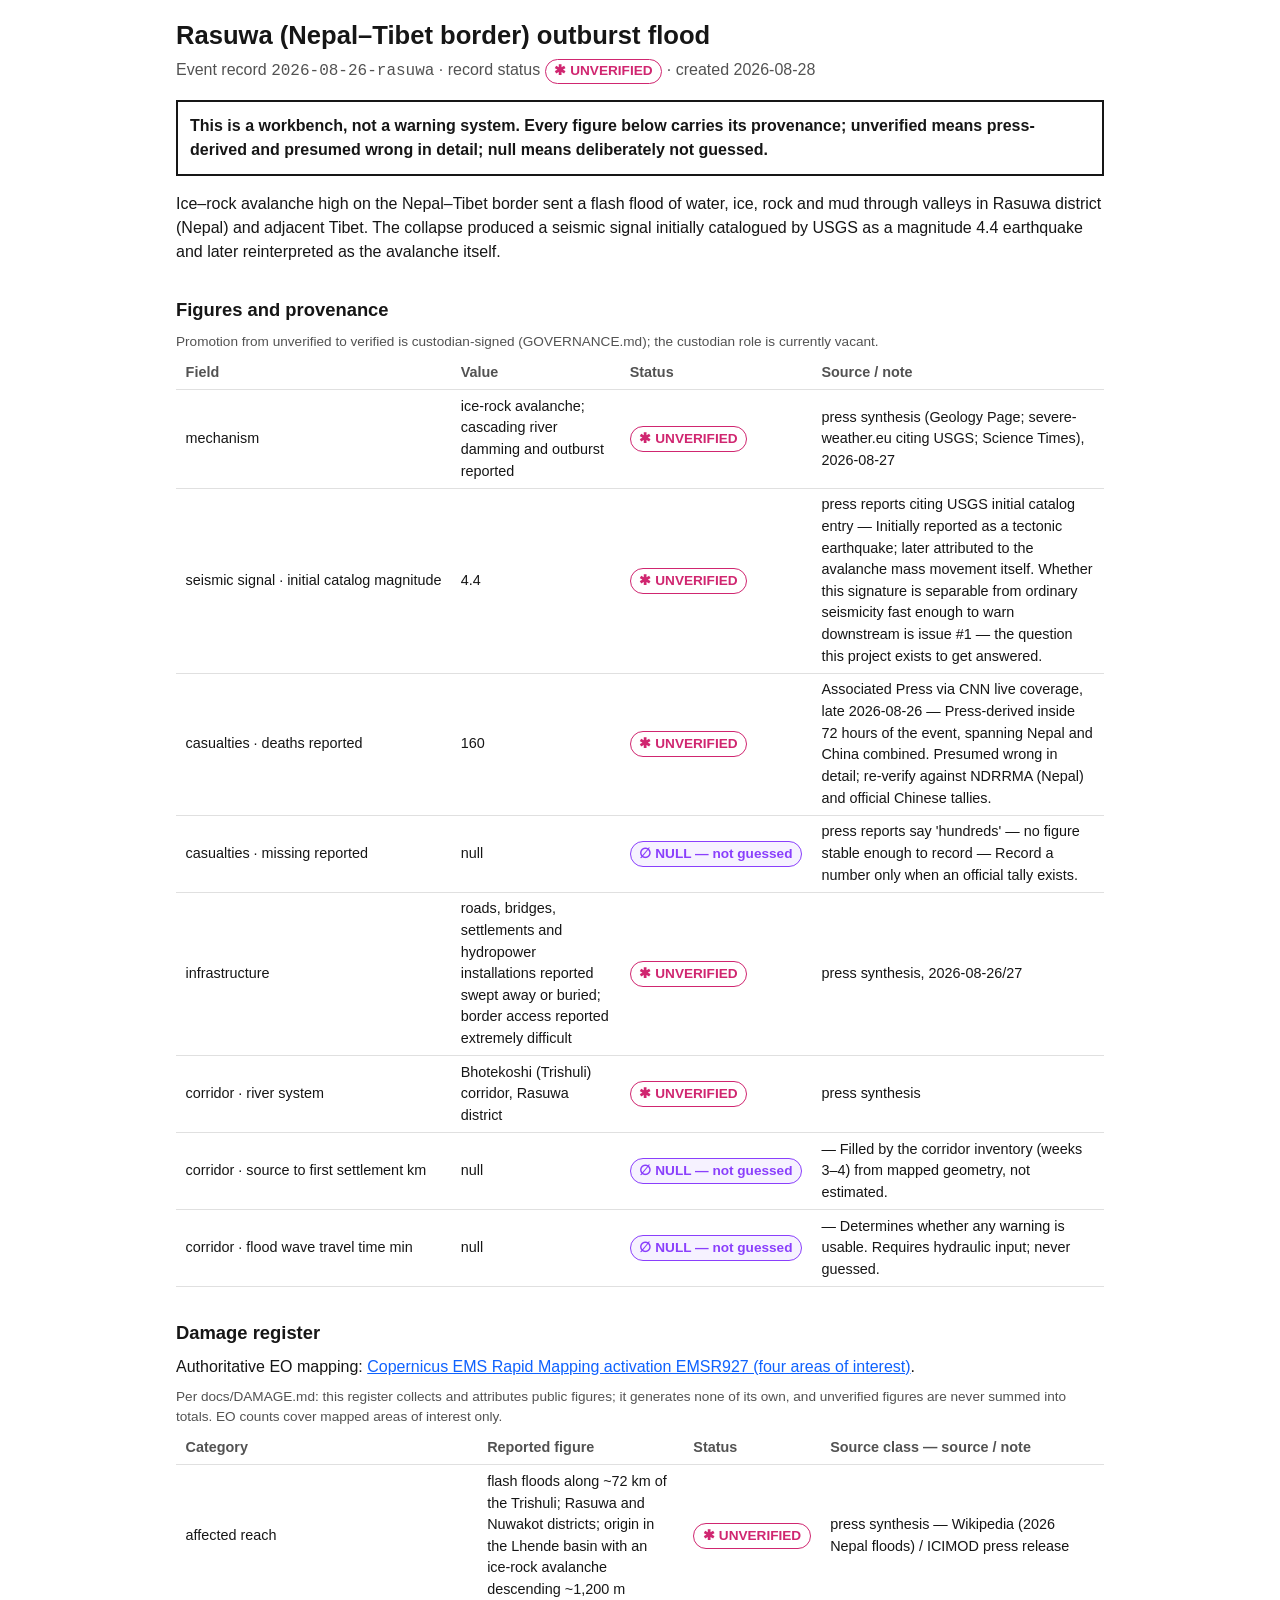
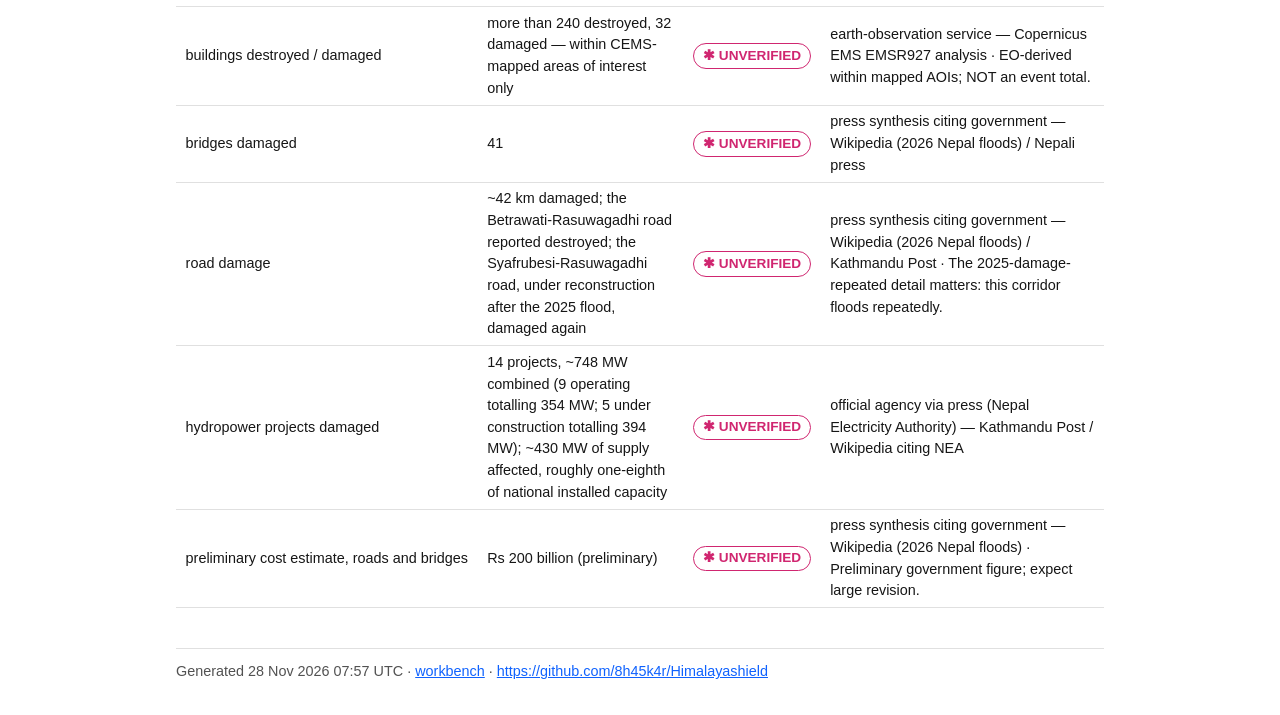
<file: events/2026-08-26-rasuwa/index.html>
<!doctype html>
<html lang="en"><head>
<meta charset="utf-8"><meta name="viewport" content="width=device-width, initial-scale=1">
<meta name="referrer" content="no-referrer">
<title>Rasuwa (Nepal–Tibet border) outburst flood — event record</title>
<style>/*
 * Himalayashield design tokens.
 * Derived from IBM Carbon (v11 palette values); single source of truth for
 * both tiers (see docs/decisions/0002-design-system.md).
 *
 * Rules that are not negotiable:
 *  - `offline` (purple, ADR 0004 — measured, not eyeballed) sits far outside
 *    the amber→orange→red hazard scale: ΔE 34 vs danger red, worst-CVD 32.
 *    "Not watching" must never be readable as "nothing happening" — or as
 *    danger.
 *  - Colour never carries meaning alone: every state gets a label and a
 *    shape. These tokens style states; they do not define them.
 */

:root {
  /* Type — IBM Plex, matching the strategy brief. Real fallbacks always. */
  --font-sans: "IBM Plex Sans", -apple-system, "Segoe UI", Roboto, sans-serif;
  --font-mono: "IBM Plex Mono", "SFMono-Regular", Consolas, monospace;

  /* Spacing — Carbon's 8px-based scale, trimmed */
  --space-01: 0.125rem;
  --space-02: 0.25rem;
  --space-03: 0.5rem;
  --space-04: 0.75rem;
  --space-05: 1rem;
  --space-06: 1.5rem;
  --space-07: 2rem;
  --space-08: 2.5rem;

  /* Surfaces & text (light; Carbon White theme values) */
  --bg: #ffffff;
  --bg-layer: #f4f4f4;
  --text-primary: #161616;
  --text-secondary: #525252;
  --border-subtle: #e0e0e0;
  --link: #0f62fe;
  --focus: #0f62fe;

  /* Hazard scale — amber → orange → red (Carbon yellow/orange/red steps).
   * Escalation only. Never used for equipment or comms state. */
  --hazard-watch: #f1c21b;      /* amber  — elevated, being watched   */
  --hazard-warning: #ff832b;    /* orange — act soon                  */
  --hazard-danger: #da1e28;     /* red    — act now                   */
  --hazard-danger-strong: #a2191f;

  /* Non-hazard states */
  --state-normal: #198038;      /* green   — watched and quiet         */
  --state-offline: #8a3ffc;     /* purple — NOT WATCHING. Measured far from
                                   the hazard hues (ADR 0004).         */
  --state-offline-bg: #f6f2ff;
  --state-unverified: #d02670;  /* magenta — figure not yet custodian-
                                   signed; badge only, never a mark.
                                   See GOVERNANCE.md + ADR 0004.       */

  /* On-colour text */
  --text-on-hazard-danger: #ffffff;
  --text-on-state-offline: #ffffff;
}

/* Dark (Carbon g100-leaning values). System preference… */
@media (prefers-color-scheme: dark) {
  :root:not([data-theme="light"]) {
    --bg: #161616;
    --bg-layer: #262626;
    --text-primary: #f4f4f4;
    --text-secondary: #c6c6c6;
    --border-subtle: #393939;
    --link: #78a9ff;
    --focus: #ffffff;

    --hazard-watch: #f1c21b;
    --hazard-warning: #ff832b;
    --hazard-danger: #fa4d56;
    --hazard-danger-strong: #da1e28;

    --state-normal: #42be65;
    --state-offline: #be95ff;
    --state-offline-bg: #2a2140;
    --state-unverified: #ff7eb6;

    --text-on-hazard-danger: #161616;
    --text-on-state-offline: #161616;
  }
}

/* …and explicit user choice wins in both directions. */
:root[data-theme="dark"] {
  --bg: #161616;
  --bg-layer: #262626;
  --text-primary: #f4f4f4;
  --text-secondary: #c6c6c6;
  --border-subtle: #393939;
  --link: #78a9ff;
  --focus: #ffffff;

  --hazard-watch: #f1c21b;
  --hazard-warning: #ff832b;
  --hazard-danger: #fa4d56;
  --hazard-danger-strong: #da1e28;

  --state-normal: #42be65;
  --state-offline: #be95ff;
  --state-offline-bg: #2a2140;
  --state-unverified: #ff7eb6;

  --text-on-hazard-danger: #161616;
  --text-on-state-offline: #161616;
}

* { box-sizing: border-box; margin: 0; }
body { background: var(--bg); color: var(--text-primary);
  font-family: var(--font-sans); line-height: 1.5; font-size: 1rem; }
main { max-width: 60rem; margin: 0 auto; padding: var(--space-05); }
a { color: var(--link); }
h1 { font-size: 1.6rem; margin-bottom: var(--space-02); }
h2 { font-size: 1.15rem; margin: var(--space-07) 0 var(--space-03); }
p { margin-bottom: var(--space-03); }
.tagline { color: var(--text-secondary); }
.notice { border: 2px solid var(--text-primary); padding: var(--space-04);
  margin: var(--space-05) 0; font-weight: 600; }
.chip { display: inline-block; padding: 0.1rem 0.55rem; border-radius: 1rem;
  font-weight: 700; font-size: 0.85rem; border: 1.5px solid currentColor;
  white-space: nowrap; }
.chip-live { color: var(--state-normal); }
.chip-offline { color: var(--state-offline); background: var(--state-offline-bg); }
.chip-unverified { color: var(--state-unverified); }
.corridor { border: 1px solid var(--border-subtle); border-left: 6px solid
  var(--state-offline); padding: var(--space-04); margin: var(--space-03) 0;
  background: var(--bg-layer); }
.corridor.status-normal { border-left-color: var(--state-normal); }
.corridor.status-unverified { border-left-color: var(--state-unverified); }
.corridor .note { color: var(--text-secondary); font-size: 0.9rem; }
.offline-hero { border: 2px solid var(--state-offline);
  background: var(--state-offline-bg); padding: var(--space-05);
  margin: var(--space-05) 0; }
figure { margin: var(--space-04) 0; }
.scroll { overflow-x: auto; }
figcaption, .meta { color: var(--text-secondary); font-size: 0.85rem;
  margin-top: var(--space-02); }
table { border-collapse: collapse; width: 100%; font-size: 0.9rem; }
caption { text-align: left; color: var(--text-secondary); font-size: 0.85rem;
  margin-bottom: var(--space-02); }
th, td { text-align: left; padding: 0.35rem 0.6rem;
  border-bottom: 1px solid var(--border-subtle); white-space: nowrap; }
th { color: var(--text-secondary); font-weight: 600; }
td.num, th.num { text-align: right; font-family: var(--font-mono); }
footer { margin: var(--space-08) 0 var(--space-05);
  border-top: 1px solid var(--border-subtle); padding-top: var(--space-04);
  color: var(--text-secondary); font-size: 0.9rem; }
#stale-banner { display: none; }
body.stale #stale-banner { display: block; }
svg text { font-family: var(--font-sans); }

/* provenance table: the status chip and source must be visible, so wrap */
td:nth-child(2), td:nth-child(4) { white-space: normal; }
td .chip { white-space: nowrap; }</style></head>
<body>
<main>
<h1>Rasuwa (Nepal–Tibet border) outburst flood</h1>
<p class="tagline">Event record <code>2026-08-26-rasuwa</code> ·
record status <span class="chip chip-unverified">✱ UNVERIFIED</span>
· created 2026-08-28</p>
<div class="notice">This is a workbench, not a warning system. Every figure
below carries its provenance; unverified means press-derived and presumed
wrong in detail; null means deliberately not guessed.</div>
<p>Ice–rock avalanche high on the Nepal–Tibet border sent a flash flood of water, ice, rock and mud through valleys in Rasuwa district (Nepal) and adjacent Tibet. The collapse produced a seismic signal initially catalogued by USGS as a magnitude 4.4 earthquake and later reinterpreted as the avalanche itself.</p>
<h2>Figures and provenance</h2>
<div class="scroll"><table>
<caption>Promotion from unverified to verified is custodian-signed
(GOVERNANCE.md); the custodian role is currently vacant.</caption>
<thead><tr><th>Field</th><th>Value</th><th>Status</th><th>Source / note</th></tr></thead>
<tbody><tr><td>mechanism</td><td>ice-rock avalanche; cascading river damming and outburst reported</td><td><span class="chip chip-unverified">✱ UNVERIFIED</span></td><td>press synthesis (Geology Page; severe-weather.eu citing USGS; Science Times), 2026-08-27</td></tr><tr><td>seismic signal · initial catalog magnitude</td><td>4.4</td><td><span class="chip chip-unverified">✱ UNVERIFIED</span></td><td>press reports citing USGS initial catalog entry — Initially reported as a tectonic earthquake; later attributed to the avalanche mass movement itself. Whether this signature is separable from ordinary seismicity fast enough to warn downstream is issue #1 — the question this project exists to get answered.</td></tr><tr><td>casualties · deaths reported</td><td>160</td><td><span class="chip chip-unverified">✱ UNVERIFIED</span></td><td>Associated Press via CNN live coverage, late 2026-08-26 — Press-derived inside 72 hours of the event, spanning Nepal and China combined. Presumed wrong in detail; re-verify against NDRRMA (Nepal) and official Chinese tallies.</td></tr><tr><td>casualties · missing reported</td><td>null</td><td><span class="chip chip-offline">∅ NULL — not guessed</span></td><td>press reports say &#x27;hundreds&#x27; — no figure stable enough to record — Record a number only when an official tally exists.</td></tr><tr><td>infrastructure</td><td>roads, bridges, settlements and hydropower installations reported swept away or buried; border access reported extremely difficult</td><td><span class="chip chip-unverified">✱ UNVERIFIED</span></td><td>press synthesis, 2026-08-26/27</td></tr><tr><td>corridor · river system</td><td>Bhotekoshi (Trishuli) corridor, Rasuwa district</td><td><span class="chip chip-unverified">✱ UNVERIFIED</span></td><td>press synthesis</td></tr><tr><td>corridor · source to first settlement km</td><td>null</td><td><span class="chip chip-offline">∅ NULL — not guessed</span></td><td> — Filled by the corridor inventory (weeks 3–4) from mapped geometry, not estimated.</td></tr><tr><td>corridor · flood wave travel time min</td><td>null</td><td><span class="chip chip-offline">∅ NULL — not guessed</span></td><td> — Determines whether any warning is usable. Requires hydraulic input; never guessed.</td></tr></tbody></table></div>

<h2>Damage register</h2>
<p>Authoritative EO mapping: <a href="https://mapping.emergency.copernicus.eu/news/flood-in-nepal-emsr927/">Copernicus EMS Rapid Mapping activation EMSR927 (four areas of interest)</a>.</p>
<div class="scroll"><table>
<caption>Per docs/DAMAGE.md: this register collects and attributes public
figures; it generates none of its own, and unverified figures are never
summed into totals. EO counts cover mapped areas of interest only.</caption>
<thead><tr><th>Category</th><th>Reported figure</th><th>Status</th>
<th>Source class — source / note</th></tr></thead>
<tbody><tr><td>affected reach</td><td>flash floods along ~72 km of the Trishuli; Rasuwa and Nuwakot districts; origin in the Lhende basin with an ice-rock avalanche descending ~1,200 m</td><td><span class="chip chip-unverified">✱ UNVERIFIED</span></td><td>press synthesis — Wikipedia (2026 Nepal floods) / ICIMOD press release</td></tr><tr><td>buildings destroyed / damaged</td><td>more than 240 destroyed, 32 damaged — within CEMS-mapped areas of interest only</td><td><span class="chip chip-unverified">✱ UNVERIFIED</span></td><td>earth-observation service — Copernicus EMS EMSR927 analysis · EO-derived within mapped AOIs; NOT an event total.</td></tr><tr><td>bridges damaged</td><td>41</td><td><span class="chip chip-unverified">✱ UNVERIFIED</span></td><td>press synthesis citing government — Wikipedia (2026 Nepal floods) / Nepali press</td></tr><tr><td>road damage</td><td>~42 km damaged; the Betrawati-Rasuwagadhi road reported destroyed; the Syafrubesi-Rasuwagadhi road, under reconstruction after the 2025 flood, damaged again</td><td><span class="chip chip-unverified">✱ UNVERIFIED</span></td><td>press synthesis citing government — Wikipedia (2026 Nepal floods) / Kathmandu Post · The 2025-damage-repeated detail matters: this corridor floods repeatedly.</td></tr><tr><td>hydropower projects damaged</td><td>14 projects, ~748 MW combined (9 operating totalling 354 MW; 5 under construction totalling 394 MW); ~430 MW of supply affected, roughly one-eighth of national installed capacity</td><td><span class="chip chip-unverified">✱ UNVERIFIED</span></td><td>official agency via press (Nepal Electricity Authority) — Kathmandu Post / Wikipedia citing NEA</td></tr><tr><td>preliminary cost estimate, roads and bridges</td><td>Rs 200 billion (preliminary)</td><td><span class="chip chip-unverified">✱ UNVERIFIED</span></td><td>press synthesis citing government — Wikipedia (2026 Nepal floods) · Preliminary government figure; expect large revision.</td></tr></tbody></table></div>
<footer><p>Generated 28 Nov 2026 07:57 UTC ·
<a href="../../">workbench</a> · <a href="https://github.com/8h45k4r/Himalayashield">https://github.com/8h45k4r/Himalayashield</a></p></footer>
</main></body></html>
</file>
